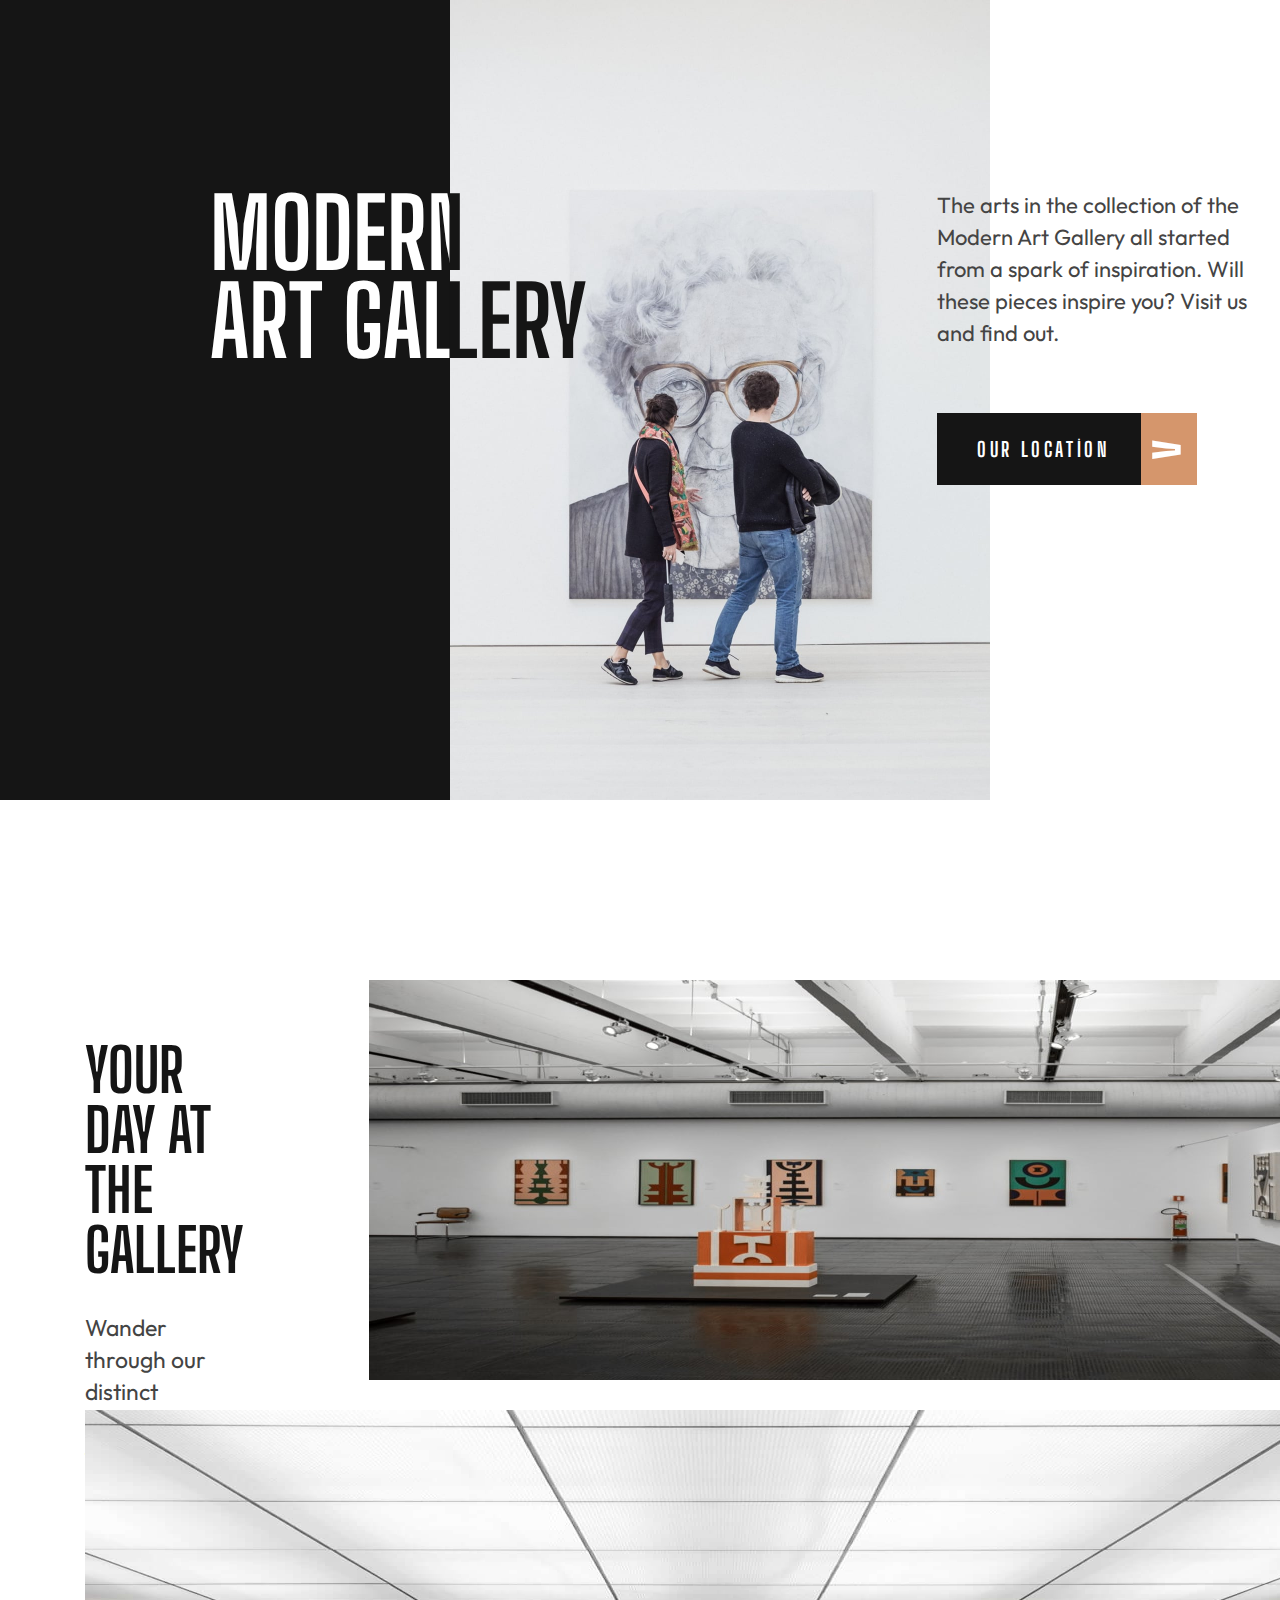
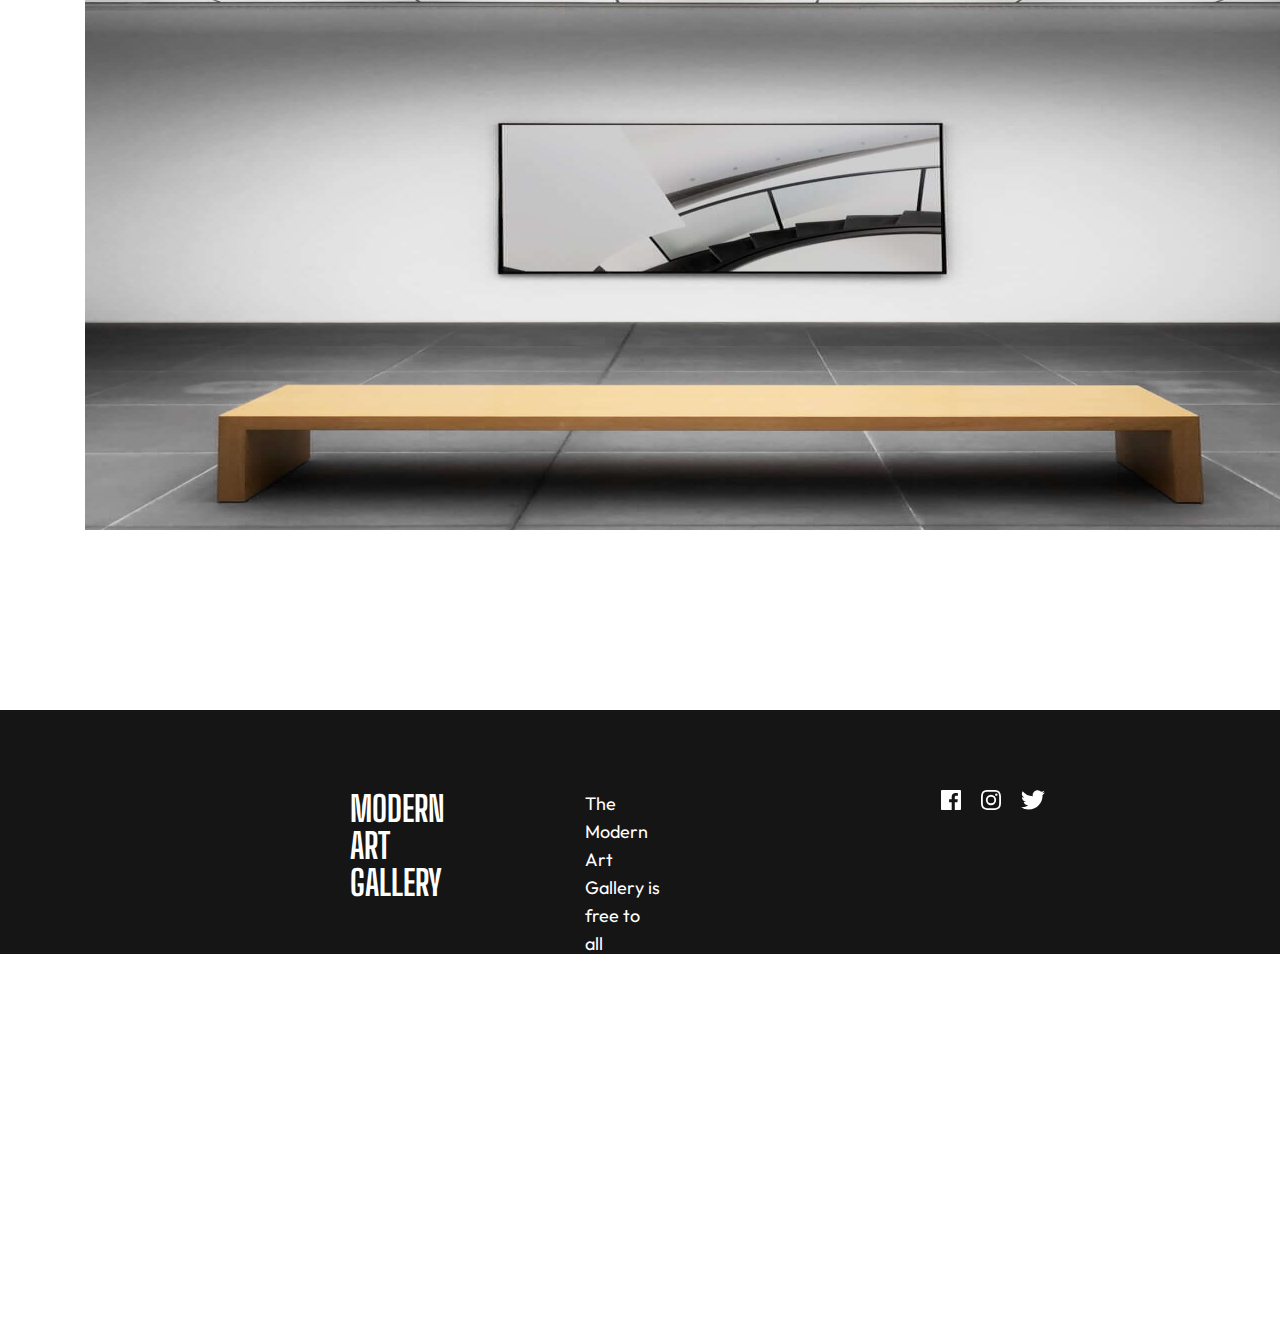
<file: starter-code/index.html>
<!DOCTYPE html>
<html lang="en">
<head>
  <meta charset="UTF-8">
  <meta name="viewport" content="width=device-width, initial-scale=1.0">
  <link rel="icon" type="image/png" sizes="32x32" href="./assets/favicon-32x32.png">
  <title>Frontend Mentor | Art gallery website</title>
  <link rel="stylesheet" href="style.css">
</head>
<body>
  <header>
    <div class="footer-black-side">
      <div class="footer-title">
        <h1>MODERN</h1>
        <h1>ART GAL</h1>
      </div>
    </div>
    <div class="header-img">
      <img src="assets/desktop/image-hero@2x.jpg">
      <div class="header-img-title">
        <h1>I</h1>
        <h1>LERY</h1>
      </div>
    </div>
    <div class="footer-detail-direction">
      <p>The arts in the collection of 
      the Modern Art Gallery all started 
      from a spark of inspiration. Will 
      these pieces inspire you? Visit us and find out.</p>
      <button class="footer-button">
        <span>OUR LOCATİON</span>
        <div class="button-direction">&gt;
          <a href="location.html"></a>
        </div>
      </button>
    </div>
  </header>

  <main>
    <section class="main-top">
      <div class="main-top-detail">
        <h3>YOUR DAY AT</h3>
        <h3>THE GALLERY</h3>
        <p>Wander through our 
        distinct collections and find new 
        insights about our artists. Dive into 
        the details of their creative process.</p>
      </div>
      <img src="assets/desktop/image-grid-1@2x.jpg">
    </section>
    <section class="main-bottom">
      <img src="assets/desktop/image-grid-2@2x.jpg">
      <div class="main-bottom-side">
        <img src="assets/desktop/image-grid-3.jpg">
        <div class="main-bottom-detail">
          <h3>COME & BE</h3>
          <h3>INSPIRED</h3>
          <p>We’re excited to welcome you to our 
          gallery and see how our collections influence you.</p>
        </div>
      </div>
    </section>
  </main>

  <footer>
    <div class="footer-text">
      <span class="footer-span">MODERN</span>
      <span class="footer-span">ART GALLERY</span>
    </div>
    <p class="footer-p">The Modern Art Gallery is free 
    to all visitors and open seven days a week 
    from 8am to 9pm. Find us at 99 King Street, Newport, USA.</p>
    <div class="footer-socialmedia">  
      <img src="assets/icon-facebook.svg">
      <img src="assets/icon-instagram.svg">
      <img src="assets/icon-twitter.svg">
    </div>
  </footer>
</body>
</html>
</file>
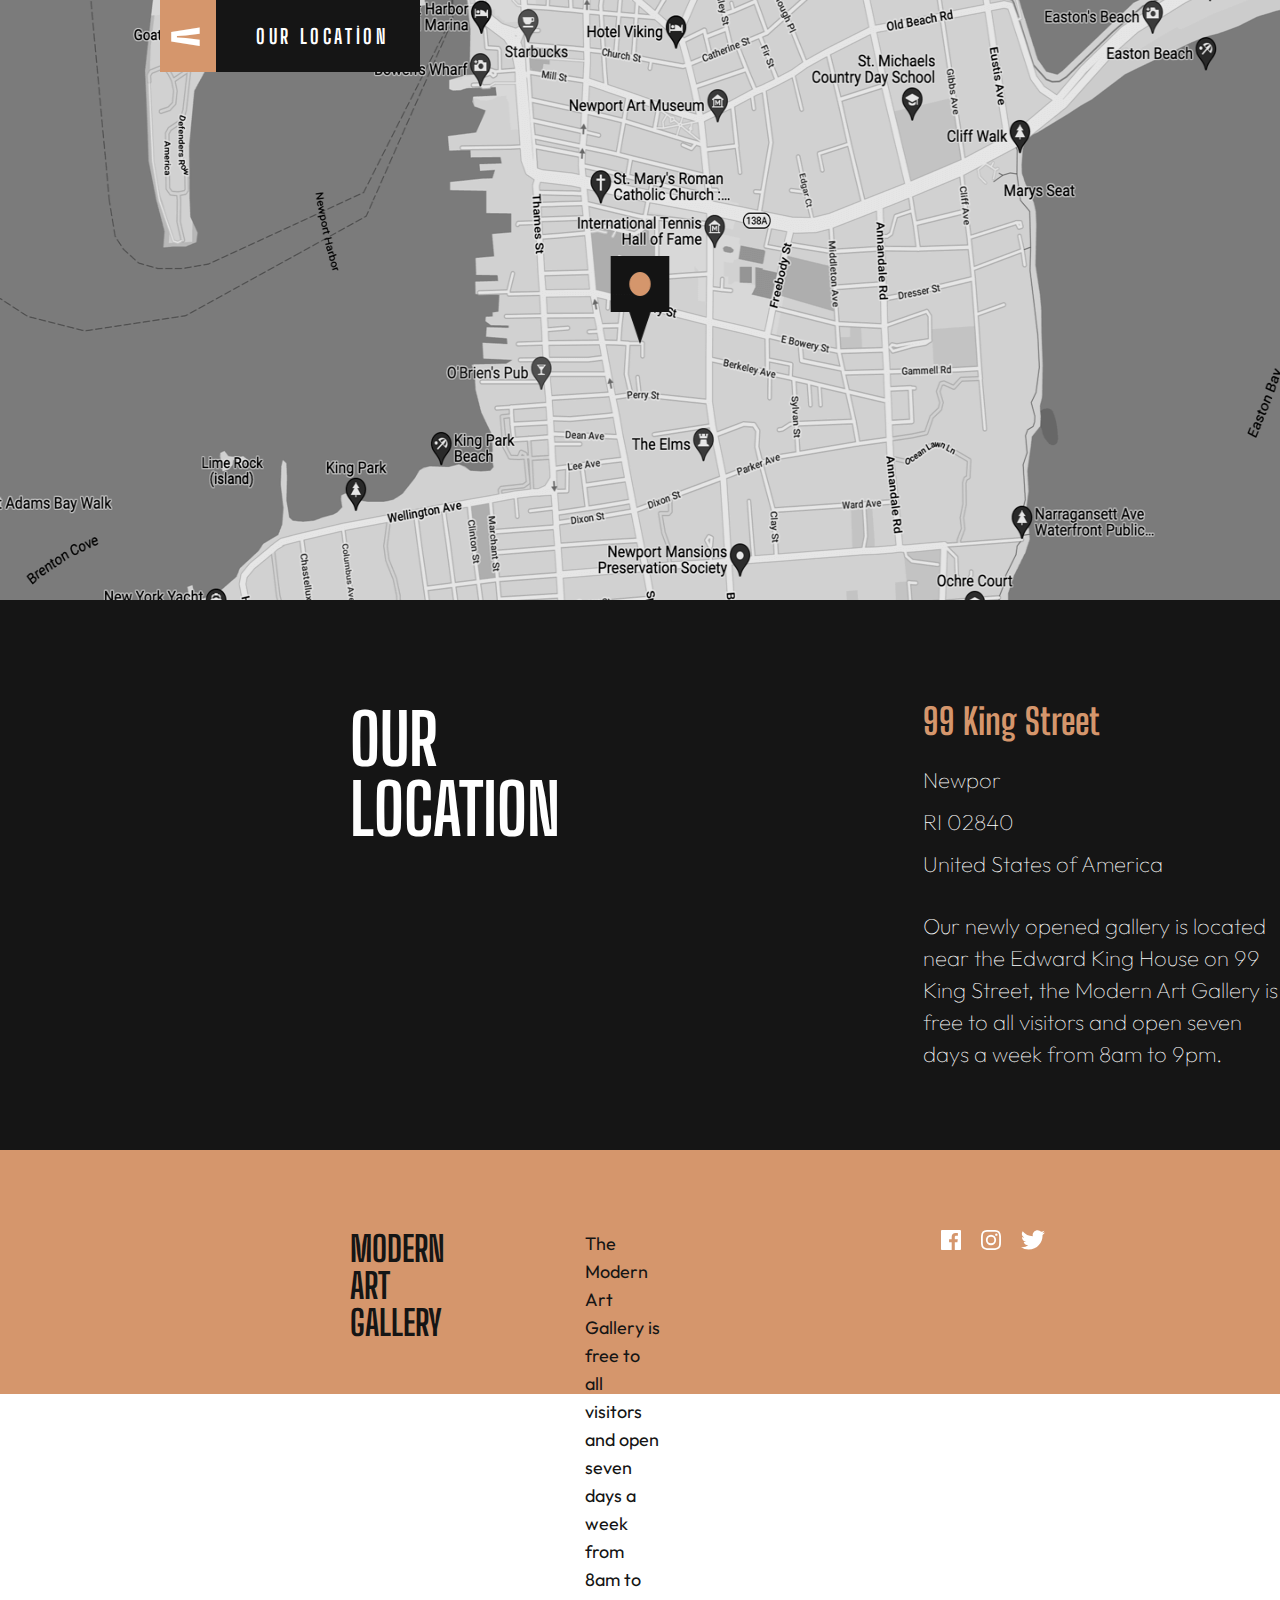
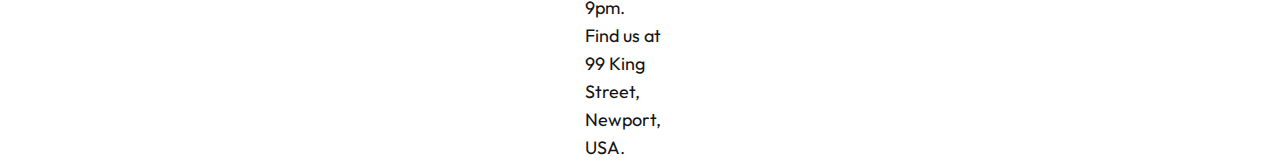
<file: starter-code/location.html>
<!DOCTYPE html>
<html lang="en">
<head>
  <meta charset="UTF-8">
  <meta name="viewport" content="width=device-width, initial-scale=1.0">
  <link rel="icon" type="image/png" sizes="32x32" href="./assets/favicon-32x32.png">
  <title>Frontend Mentor | Art gallery website</title>
  <link rel="stylesheet" href="style1.css">
</head>
<body>
  <header>
    <img src="assets/desktop/image-map.png">
    <button class="footer-button">
      <div class="button-direction">&lt;
        <a href="location.html"></a>
      </div>
      <span>OUR LOCATİON</span>
    </button>
  </header>

  <main>
    <div class="main-title"> 
      <span class="main-span">OUR</span>
      <span class="main-span">LOCATION</span>
    </div>
    <div class="main-detail"> 
      <h2 class="main-h2">99 King Street</h2>
      <h3 class="main-h3">Newpor</h3>
      <h3 class="main-h3">RI 02840</h3>
      <h3 class="main-h3">United States of America</h3>
      <p class="main-p2">Our newly opened gallery is located near the Edward King House on 99 King 
      Street, the Modern Art Gallery is free to 
      all visitors and open seven days a week from 8am to 9pm.</p>
    </div>
  </main>

  <footer>
    <div class="footer-text">
      <span class="footer-span">MODERN</span>
      <span class="footer-span">ART GALLERY</span>
    </div>
    <p class="footer-p">The Modern Art Gallery is free 
    to all visitors and open seven days a week 
    from 8am to 9pm. Find us at 99 King Street, Newport, USA.</p>
    <div class="footer-socialmedia">  
      <img src="assets/icon-facebook.svg">
      <img src="assets/icon-instagram.svg">
      <img src="assets/icon-twitter.svg">
    </div>
  </footer>
  



</body>
</html>
</file>
<file: starter-code/style.css>
@font-face {
    font-family:"outfit" ;
    src: url(assets/font/Outfit-VariableFont_wght.ttf);
}

@font-face {
    font-family: "big shoulder";
    src: url(assets/font/bigshoulder/BigShouldersDisplay-VariableFont_wght.ttf);
}

* {
    padding: 0;
    margin: 0;
    box-sizing: border-box;
}

header {
    display: flex;
    flex-direction: row;
    width: 100%;
    height: 800px;
    background-color: #ffffff;
}

.footer-black-side {
    width: 450px;
    height: 800px;
    display: flex;
    flex-direction: column;
    background-color: #151515;
}

.footer-title {
    display: flex;
    flex-direction: column;
    margin-top: 189px;
    margin-left: 210px;
    width: 514px;
    height: 176px;
}

.footer-title h1 {
    font-family: "big shoulder";
    font-size: 96px;
    font-weight: black;
    line-height: 88px;
    color: #ffffff;
}

header img {
    z-index: ;
    width: 540px;
    height: 800px;
    position: absolute;
}

.header-img-title {
    display: flex;
    flex-direction: column;
    position:relative;
    margin-top: 189px;
    margin-left: -5px;
}

.header-img-title h1 {
    font-family: "big shoulder";
    font-size: 96px;
    font-weight: black;
    line-height: 88px;
    color: #151515;
}

.footer-detail-direction {
    display: flex;
    flex-direction: column;
    position: relative;
    margin-top: 189px;
    margin-left: 350px;
    width: 355px;
    height: 335px;
    gap: 64px;
}

.footer-detail-direction p {
    font-family: "outfit";
    font-size: 22px;
    font-weight: light;
    line-height: 32px;
    color: #444444;
}

.footer-button {
    width: 260px;
    height: 72px;
    display: flex;
    flex-direction: row;
    justify-content: space-between;
    align-items: center;
    background-color: #151515;
    border: none;
    cursor: pointer;
}

.footer-button:hover{
    background-color: #D5966C;
    transition: .4s;
}

.footer-button span {
    font-family: "big shoulder";
    font-size: 20px;
    font-weight: bolder;
    color: #ffffff;
    letter-spacing: 3.64px;
    margin-left: 40px;
}

.button-direction {
    width: 56px;
    height: 72px;
    background-color: #D5966C;
    display: flex;
    font-family: "big shoulder";
    font-size: 70px;
    font-weight: bolder;
    color: #ffffff;
    line-height: 72px;
    padding-left: 8px;
}

.button-direction:hover {
    background-color: #151515;
    transition: .4s;
}

main {
    display: flex;
    flex-direction: column;
    width: 1110px;
    height: 1150px;
    margin-left: auto;
    margin-right: auto;
    margin-top: 180px;
    margin-bottom: 180px;
    gap: 30px;
}

.main-top {
    width: 1110px;
    height: 400px;
    display: flex;
    flex-direction: row;
}

.main-top-detail {
    display: flex;
    flex-direction: column;
    margin-top: 60px;
    width: 350px;
    height: 280px;
    margin-right: 125px;
}

.main-top-detail h3 {
    font-family: "big shoulder";
    font-size: 60px;
    font-weight: black;
    color: #151515;
    line-height: 60px;
}

.main-top-detail p {
    font-family: "outfit";
    font-size: 23px;
    font-weight: light;
    color: #444444;
    line-height: 32px;
    margin-top: 32px;
}

.main-bottom {
    display: flex;
    flex-direction: row;
    width: 1110px;
    height: 720px;
    gap: 30px;
}

.main-bottom-side {
    display: flex;
    flex-direction: column;
    gap: 30px;
}

.main-bottom-detail {
    width: 445px;
    height: 377px;
    display: flex;
    flex-direction: column;
    padding: 65px 47px 64px 48px;
    background-color: #151515;
}

.main-bottom-detail h3 {
    font-family: "big shoulder";
    font-size: 60px;
    font-weight: black;
    color: #ffffff;
    line-height: 60px;
}

.main-bottom-detail p {
    font-family: "outfit";
    font-size: 22px;
    font-weight: light;
    color: #ffffff;
    line-height: 32px;
    margin-top: 32px;
}

footer {
    width: 100%;
    height: 244px;
    display: flex;
    flex-direction: row;
    padding: 80px 350px;
    background-color: #151515;
}

.footer-text {
    display: flex;
    flex-direction: column;
    width: 160px;
    height: 60px;
    margin: 0;
}

.footer-span {
    font-family: "big shoulder";
    font-size: 35px;
    font-weight: bolder;
    color: #ffffff;
    line-height: 37px;
}

footer p {
    font-family: "outfit";
    font-size: 18px;
    font-weight: light;
    color: #ffffff;
    line-height: 28px;
    width: 430px;
    margin-left: 140px;
}

.footer-socialmedia {
    width: 100px;
    height: 20px;
    display: flex;
    flex-direction: row;
    gap: 20px;
    margin-left: 280px;
}
</file>
<file: starter-code/style1.css>
@font-face {
    font-family:"outfit" ;
    src: url(assets/font/Outfit-VariableFont_wght.ttf);
}

@font-face {
    font-family: "big shoulder";
    src: url(assets/font/bigshoulder/BigShouldersDisplay-VariableFont_wght.ttf);
}

* {
    padding: 0;
    margin: 0;
    box-sizing: border-box;
}

body {
    width: 100%;
    display: flex;
    flex-direction: column;
}

header {
    width: 100%;
    height: 600px;
    display: flex;
}

header img {
    width: 100%;
    height: 600px;
    position: relative;
}

.footer-button {
    width: 260px;
    height: 72px;
    display: flex;
    flex-direction: row;
    align-items: center;
    background-color: #151515;
    border: none;
    cursor: pointer;
    position: absolute;
    margin-left:160px;
}

.footer-button:hover{
    background-color: #D5966C;
    transition: .4s;
}

.footer-button span {
    font-family: "big shoulder";
    font-size: 20px;
    font-weight: bolder;
    color: #ffffff;
    letter-spacing: 3.64px;
    margin-left: 40px;
}

.button-direction {
    width: 56px;
    height: 72px;
    background-color: #D5966C;
    display: flex;
    font-family: "big shoulder";
    font-size: 70px;
    font-weight: bolder;
    color: #ffffff;
    line-height: 72px;
    padding-left: 8px;
}

.button-direction:hover {
    background-color: #151515;
    transition: .4s;
}

main {
    width: 100%;
    height: 550px;
    display: flex;
    flex-direction: row;
    background-color: #151515;
}

.main-title {
    display: flex;
    flex-direction: column;
    margin: 104px 0px 0px 350px;
    width: 350px;
    height: 140px;
}

.main-span {
    font-family: "big shoulder";
    font-size: 70px;
    font-weight: bolder;
    color: #ffffff;
    line-height: 70px;    
}

.main-detail {
    display: flex;
    flex-direction: column;
    width: 560px;
    height: 325px;
    margin: 104px 0px 0px 350px;
}

.main-h2 {
    font-family: "big shoulder";
    font-size: 36px;
    font-weight: bolder;
    color: #D5966C;
    line-height: 36px;  
    margin-bottom: 24px;  
}

.main-h3 {
    font-family: "outfit";
    font-size: 22px;
    font-weight: lighter;
    color: #ffffff;
    line-height: 32px;  
    margin-bottom: 10px; 
}

.main-p2 {
    font-family: "outfit";
    font-size: 22px;
    font-weight: lighter;
    color: #ffffff;
    line-height: 32px;  
    margin-top: 20px; 
}

footer {
    width: 100%;
    height: 244px;
    display: flex;
    flex-direction: row;
    padding: 80px 350px;
    background-color: #D5966C;
}

.footer-text {
    display: flex;
    flex-direction: column;
    width: 160px;
    height: 60px;
    margin: 0;
}

.footer-span {
    font-family: "big shoulder";
    font-size: 35px;
    font-weight: bolder;
    color: #151515;
    line-height: 37px;
}

footer p {
    font-family: "outfit";
    font-size: 18px;
    font-weight: light;
    color: #151515;
    line-height: 28px;
    width: 430px;
    margin-left: 140px;
}

.footer-socialmedia {
    width: 100px;
    height: 20px;
    display: flex;
    flex-direction: row;
    gap: 20px;
    margin-left: 280px;
}
</file>
